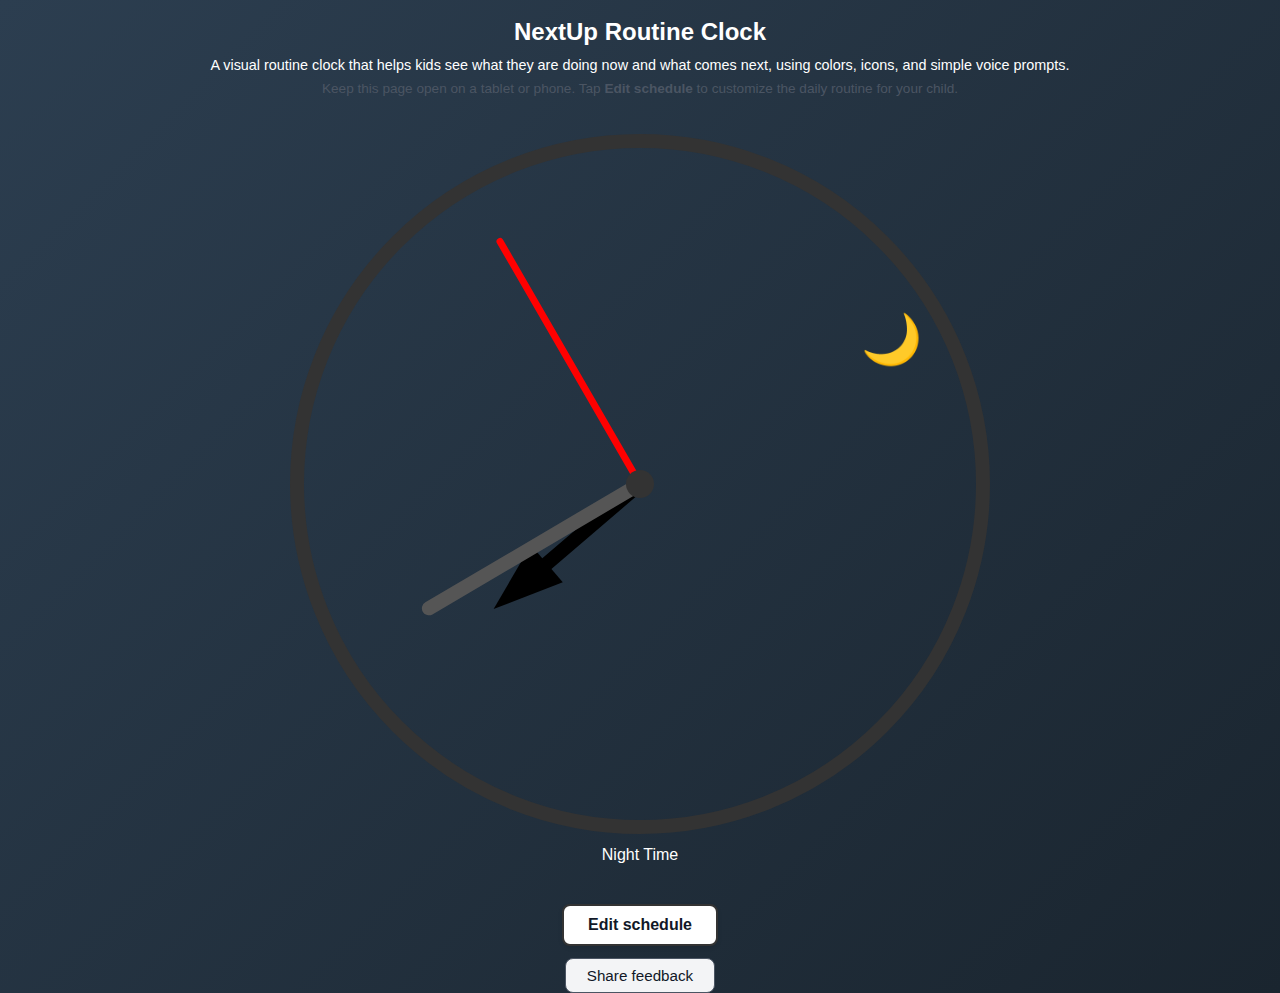
<file: index.html>
<!DOCTYPE html>
<html lang="en">
  <head>
  <meta charset="UTF-8">
  <meta name="viewport" content="width=device-width, initial-scale=1.0">
  <title>NextUp Routine Clock</title>
  
  <!-- Google tag (gtag.js) -->
  <script async src="https://www.googletagmanager.com/gtag/js?id=G-QKPMS6ZSTF"></script>
  <script>
    window.dataLayer = window.dataLayer || [];
    function gtag(){dataLayer.push(arguments);}
    gtag('js', new Date());

    gtag('config', 'G-QKPMS6ZSTF');
  </script>
  
  <link rel="stylesheet" href="styles.css?v=7">
</head>
<body>
  <div class="page-shell">
    <!-- Intro / description -->
    <header class="landing-header">
      <h1>NextUp Routine Clock</h1>
      <p>
        A visual routine clock that helps kids see what they are doing now and what comes next,
        using colors, icons, and simple voice prompts.
      </p>
      <p class="landing-sub">
        Keep this page open on a tablet or phone. Tap <strong>Edit schedule</strong> to customize
        the daily routine for your child.
      </p>
    </header>

    <!-- Clock face -->
    <div class="clock-container">
      <svg id="clock-svg" viewBox="0 0 200 200">
        <g id="sectors"></g>

        <!-- Outer circle -->
        <circle cx="100" cy="100" r="98" fill="none" stroke="#333" stroke-width="4" />

        <!-- Hour hand (arrow group) -->
        <g id="hour-hand">
          <line x1="100" y1="100" x2="100" y2="65"
                stroke="black" stroke-width="4" stroke-linecap="round" />
          <polygon points="100,45 93,65 107,65" fill="black" />
        </g>

        <!-- Minute and second hands -->
        <line id="minute-hand" x1="100" y1="100" x2="100" y2="30"
              stroke="#555" stroke-width="4" stroke-linecap="round" />
        <line id="second-hand" x1="100" y1="100" x2="100" y2="20"
              stroke="red" stroke-width="2" stroke-linecap="round" />

        <!-- Center dot -->
        <circle cx="100" cy="100" r="4" fill="#333" />
      </svg>
    </div>

    <!-- Current / next activity labels -->
    <div id="current-activity">
      Loading...
    </div>

    <!-- Edit schedule button - centered below clock -->
    <button
      id="edit-schedule"
      type="button"
      style="
        margin-top: 2.5rem;
        padding: 0.6rem 1.5rem;
        font-size: 1rem;
        border-radius: 8px;
        border: 2px solid #333;
        cursor: pointer;
        background: #ffffff;
        color: #111827;
        font-weight: 600;
        box-shadow: 0 2px 4px rgba(0,0,0,0.1);
        display: block;
      "
    >
      Edit schedule
    </button>

        <!-- Feedback button -->
    <button
      id="feedback-button"
      type="button"
      style="
        margin-top: 0.75rem;
        padding: 0.5rem 1.3rem;
        font-size: 0.95rem;
        border-radius: 8px;
        border: 1px solid #4b5563;
        cursor: pointer;
        background: #f3f4f6;
        color: #111827;
        font-weight: 500;
        display: block;
      "
    >
      Share feedback
    </button>
  </div>

  <!-- Clock logic -->
  <script src="app.js"></script>

  <!-- Edit button behavior: go to setup page -->
  <script>
    document.addEventListener("DOMContentLoaded", () => {
      const editBtn = document.getElementById("edit-schedule");
      if (editBtn) {
        editBtn.addEventListener("click", () => {
          window.location.href = "./setup.html";
        });
      }

      // Feedback button behavior
      const feedbackBtn = document.getElementById("feedback-button");
      if (feedbackBtn) {
        feedbackBtn.addEventListener("click", () => {
          window.open("https://docs.google.com/forms/d/e/1FAIpQLSdBZ_mIHng_bV12cy0BpQKiRwdXhWgwqj-NNfIWHjNPHFuXQA/viewform?usp=publish-editor", "_blank");
        });
      }
    });
  </script>

</body>
</html>
</file>
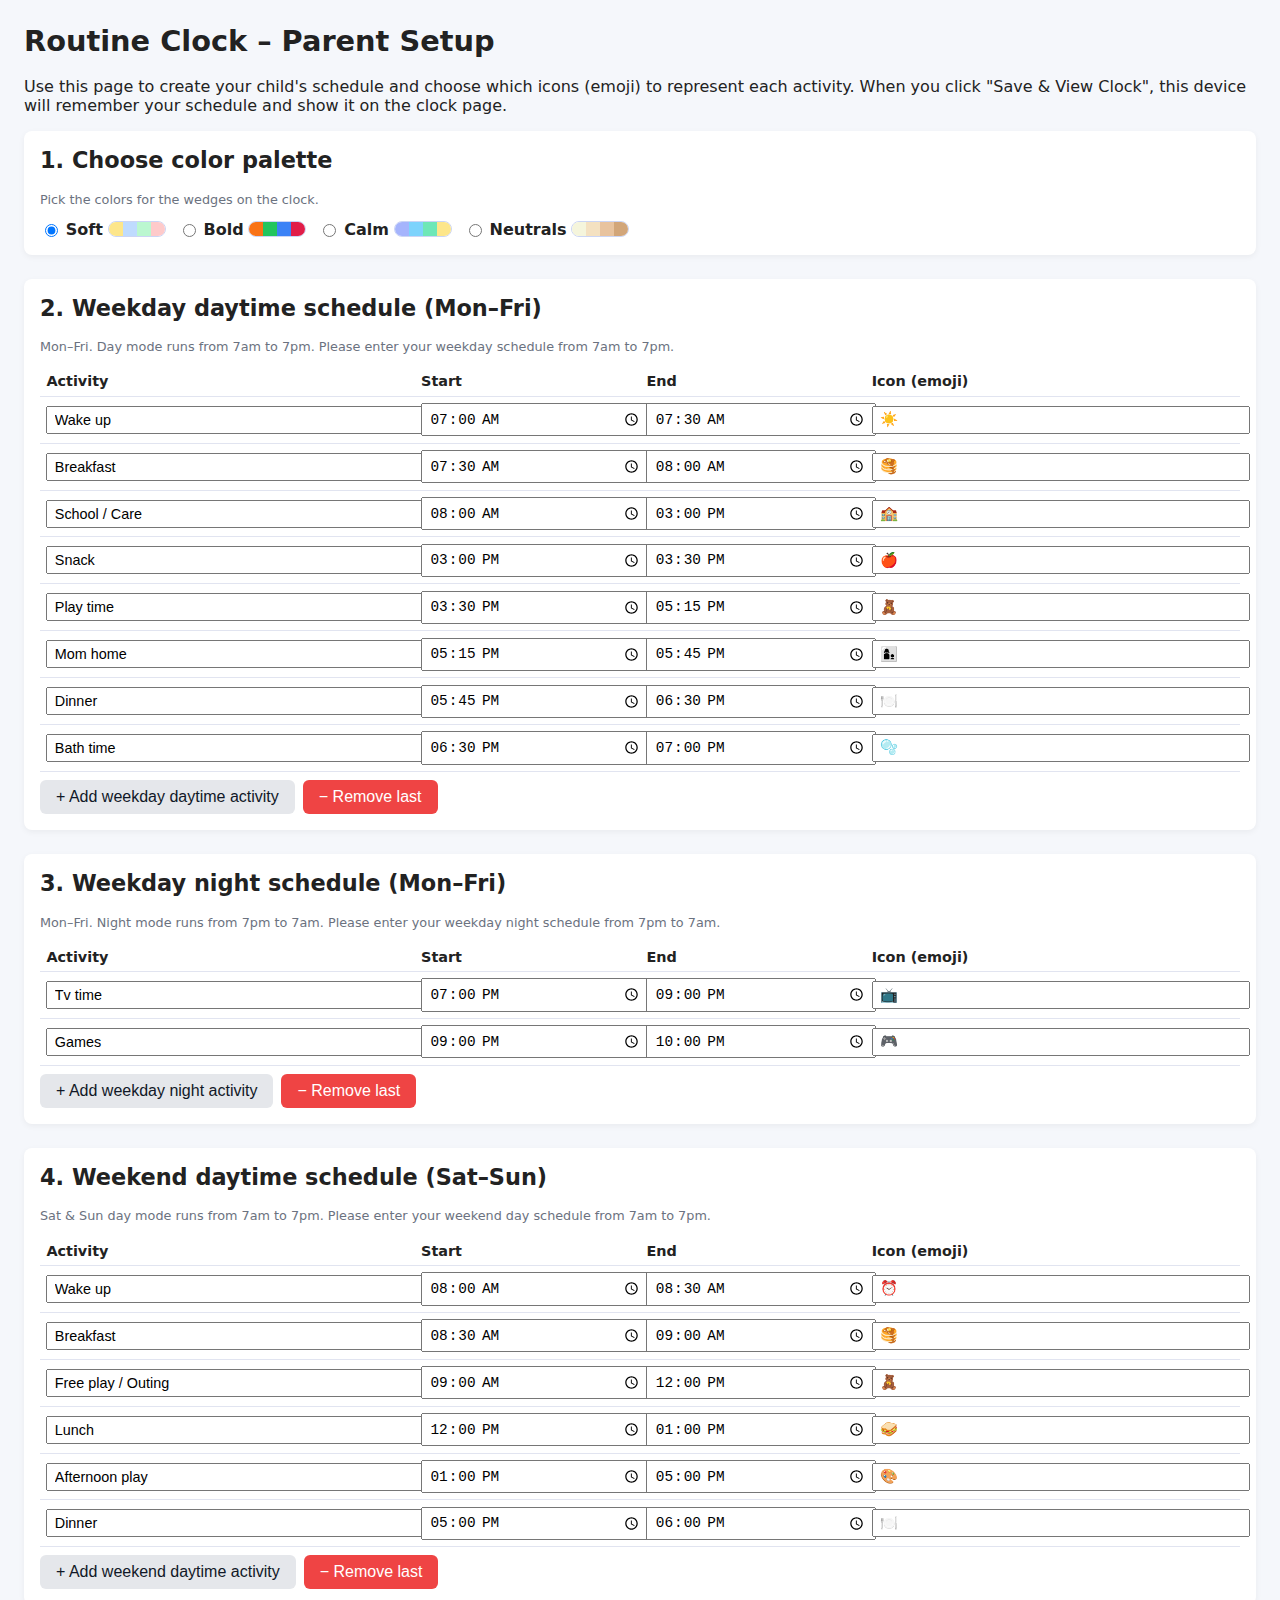
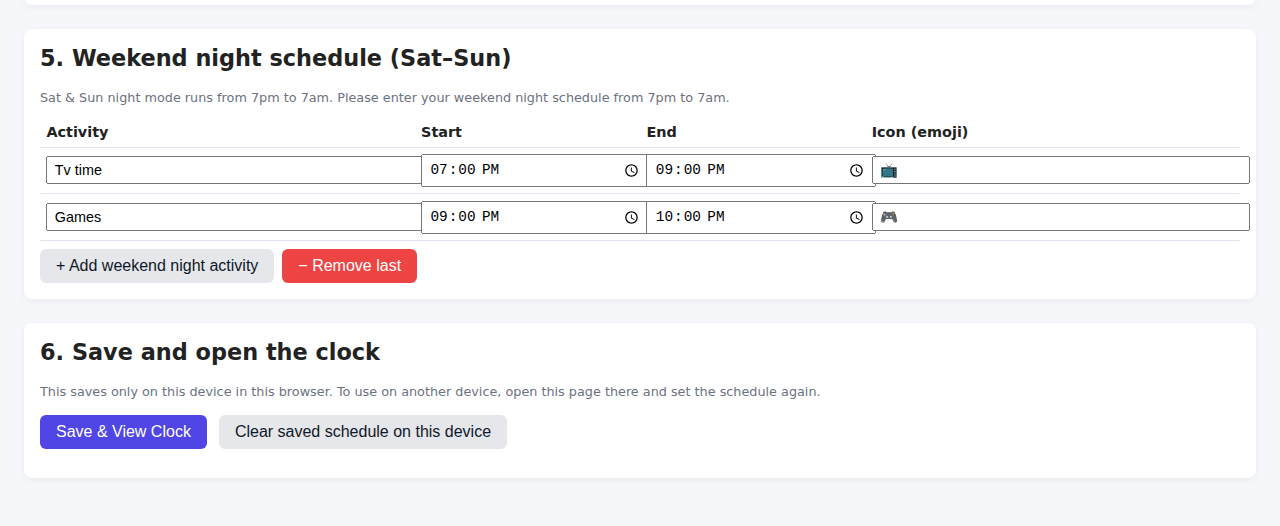
<file: setup.html>
<!DOCTYPE html>
<html lang="en">
<head>
  <meta charset="UTF-8" />
  <title>Routine Clock – Parent Setup</title>
  <meta name="viewport" content="width=device-width, initial-scale=1.0" />
  <style>
    body {
      font-family: system-ui, -apple-system, BlinkMacSystemFont, "Segoe UI", sans-serif;
      margin: 0;
      padding: 1.5rem;
      background: #f5f7fb;
      color: #222;
    }
    h1 {
      margin-top: 0;
      font-size: 1.8rem;
    }
    h2 {
      margin-top: 0;
      font-size: 1.4rem;
    }
    .section {
      background: #fff;
      border-radius: 8px;
      padding: 1rem;
      margin-bottom: 1.5rem;
      box-shadow: 0 2px 6px rgba(0,0,0,0.05);
    }
    label {
      font-weight: 600;
    }
    table {
      width: 100%;
      border-collapse: collapse;
      margin-top: 0.5rem;
    }
    th, td {
      border-bottom: 1px solid #e1e4f0;
      padding: 0.4rem;
      text-align: left;
      font-size: 0.9rem;
    }
    input[type="text"], input[type="time"] {
      width: 100%;
      padding: 0.25rem 0.4rem;
      font-size: 0.9rem;
    }
    .buttons {
      display: flex;
      gap: 0.75rem;
      margin-top: 1rem;
      flex-wrap: wrap;
    }
    button {
      padding: 0.5rem 1rem;
      font-size: 1rem;
      border-radius: 6px;
      border: none;
      cursor: pointer;
    }
    .primary {
      background: #4f46e5;
      color: #fff;
    }
    .secondary {
      background: #e5e7eb;
      color: #111827;
    }
    .danger {
      background: #ef4444;
      color: #fff;
    }
    .palette-swatches {
      display: flex;
      gap: 0.75rem;
      margin-top: 0.5rem;
      flex-wrap: wrap;
    }
    .swatch {
      display: flex;
      align-items: center;
      gap: 0.3rem;
      cursor: pointer;
    }
    .swatch-colors {
      display: inline-flex;
      overflow: hidden;
      border-radius: 999px;
      border: 1px solid #cbd5f5;
    }
    .swatch-colors span {
      width: 14px;
      height: 14px;
    }
    .small-note {
      font-size: 0.8rem;
      color: #6b7280;
      margin-top: 0.25rem;
    }
    .row-buttons {
      display: flex;
      gap: 0.5rem;
      margin-top: 0.5rem;
      flex-wrap: wrap;
    }

    /* Mobile-optimized layout */
    @media (max-width: 768px) {
      body {
        padding: 0.75rem;
      }
      
      h1 {
        font-size: 1.3rem;
        margin-bottom: 0.5rem;
      }
      
      h2 {
        font-size: 1.1rem;
        margin-bottom: 0.4rem;
      }
      
      .section {
        padding: 0.85rem;
        margin-bottom: 1.25rem;
        overflow-x: hidden;
      }
      
      table {
        font-size: 0.9rem;
        margin-top: 0.75rem;
        table-layout: fixed;
        width: 100%;
      }
      
      /* More room for activity name, less for times */
      th:first-child, td:first-child {
        width: 35%;
      }
      
      th:nth-child(2), td:nth-child(2),
      th:nth-child(3), td:nth-child(3) {
        width: 22%;
      }
      
      th:last-child, td:last-child {
        width: 21%;
        text-align: center;
      }
      
      /* Clean rows with simple spacing */
      th, td {
        padding: 0.5rem 0.25rem;
        border-bottom: 1px solid #e5e7eb;
      }
      
      th {
        font-size: 0.85rem;
        background: #f9fafb;
      }
      
      tbody tr {
        background: white;
      }
      
      tbody tr + tr {
        border-top: 8px solid #f5f7fb;
      }
      
      /* Cleaner inputs */
      input[type="text"], input[type="time"] {
        padding: 0.6rem 0.4rem;
        font-size: 0.95rem;
        border: 1px solid #d1d5db;
        border-radius: 4px;
        background: white;
        width: 100%;
      }
      
      /* Smaller font for time inputs */
      td:nth-child(2) input[type="time"],
      td:nth-child(3) input[type="time"] {
        font-size: 0.85rem;
        padding: 0.6rem 0.3rem;
      }
      
      /* Emoji input smaller */
      td:last-child input[type="text"] {
        padding: 0.5rem 0.3rem;
        font-size: 1.2rem;
        text-align: center;
      }
      
      button {
        padding: 0.65rem 1rem;
        font-size: 0.95rem;
        min-height: 42px;
      }
      
      .buttons, .row-buttons {
        flex-direction: column;
        gap: 0.75rem;
        margin-top: 1rem;
      }
      
      .buttons button, .row-buttons button {
        width: 100%;
      }
      
      .palette-swatches {
        flex-direction: column;
        gap: 0.85rem;
        margin-top: 0.75rem;
      }
      
      .swatch {
        padding: 0.6rem;
        background: #f9fafb;
        border-radius: 6px;
      }
      
      .swatch-colors span {
        width: 16px;
        height: 16px;
      }
      
      p, .small-note {
        font-size: 0.9rem;
        line-height: 1.5;
        margin-bottom: 0.4rem;
      }
    }

    /* Extra small screens */
    @media (max-width: 480px) {
      .section {
        padding: 0.75rem 0.6rem;
      }
      
      /* Even more room for activity on tiny screens */
      th:first-child, td:first-child {
        width: 38%;
      }
      
      th:nth-child(2), td:nth-child(2),
      th:nth-child(3), td:nth-child(3) {
        width: 20%;
      }
      
      th:last-child, td:last-child {
        width: 22%;
      }
      
      th, td {
        padding: 0.45rem 0.2rem;
      }
      
      tbody tr + tr {
        border-top: 6px solid #f5f7fb;
      }
      
      input[type="text"], input[type="time"] {
        font-size: 0.9rem;
        padding: 0.55rem 0.35rem;
      }
      
      td:nth-child(2) input[type="time"],
      td:nth-child(3) input[type="time"] {
        font-size: 0.8rem;
        padding: 0.55rem 0.25rem;
      }
    }
  </style>
</head>
<body>
  <h1>Routine Clock – Parent Setup</h1>
  <p>
    Use this page to create your child's schedule and choose which icons (emoji) to represent
    each activity. When you click "Save &amp; View Clock", this device will remember your
    schedule and show it on the clock page.
  </p>

  <!-- Palette -->
  <div class="section">
    <h2>1. Choose color palette</h2>
    <p class="small-note">Pick the colors for the wedges on the clock.</p>
    <div class="palette-swatches">
      <label class="swatch">
        <input type="radio" name="palette" value="soft" checked />
        <span>Soft</span>
        <span class="swatch-colors">
          <span style="background:#fde68a"></span>
          <span style="background:#bfdbfe"></span>
          <span style="background:#bbf7d0"></span>
          <span style="background:#fecaca"></span>
        </span>
      </label>
      <label class="swatch">
        <input type="radio" name="palette" value="bold" />
        <span>Bold</span>
        <span class="swatch-colors">
          <span style="background:#f97316"></span>
          <span style="background:#22c55e"></span>
          <span style="background:#3b82f6"></span>
          <span style="background:#e11d48"></span>
        </span>
      </label>
      <label class="swatch">
        <input type="radio" name="palette" value="calm" />
        <span>Calm</span>
        <span class="swatch-colors">
          <span style="background:#a5b4fc"></span>
          <span style="background:#7dd3fc"></span>
          <span style="background:#6ee7b7"></span>
          <span style="background:#fde68a"></span>
        </span>
      </label>
      <label class="swatch">
        <input type="radio" name="palette" value="neutrals" />
        <span>Neutrals</span>
        <span class="swatch-colors">
          <span style="background:#f5f5dc"></span>
          <span style="background:#f4e1c1"></span>
          <span style="background:#e8c39e"></span>
          <span style="background:#d2a679"></span>
        </span>
      </label>
    </div>
  </div>

  <!-- Weekday day -->
  <div class="section">
    <h2>2. Weekday daytime schedule (Mon–Fri)</h2>
    <p class="small-note">
      Mon–Fri. Day mode runs from 7am to 7pm. Please enter your weekday schedule from 7am to 7pm.
    </p>
    <table>
      <thead>
        <tr>
          <th>Activity</th>
          <th>Start</th>
          <th>End</th>
          <th>Icon (emoji)</th>
        </tr>
      </thead>
      <tbody id="weekday-day-rows">
        <tr>
          <td><input type="text" value="Wake up" /></td>
          <td><input type="time" value="07:00" /></td>
          <td><input type="time" value="07:30" /></td>
          <td><input type="text" value="☀️" /></td>
        </tr>
        <tr>
          <td><input type="text" value="Breakfast" /></td>
          <td><input type="time" value="07:30" /></td>
          <td><input type="time" value="08:00" /></td>
          <td><input type="text" value="🥞" /></td>
        </tr>
        <tr>
          <td><input type="text" value="School / Care" /></td>
          <td><input type="time" value="08:00" /></td>
          <td><input type="time" value="15:00" /></td>
          <td><input type="text" value="🏫" /></td>
        </tr>
        <tr>
          <td><input type="text" value="Snack" /></td>
          <td><input type="time" value="15:00" /></td>
          <td><input type="time" value="15:30" /></td>
          <td><input type="text" value="🍎" /></td>
        </tr>
        <tr>
          <td><input type="text" value="Play time" /></td>
          <td><input type="time" value="15:30" /></td>
          <td><input type="time" value="17:15" /></td>
          <td><input type="text" value="🧸" /></td>
        </tr>
        <tr>
          <td><input type="text" value="Mom home" /></td>
          <td><input type="time" value="17:15" /></td>
          <td><input type="time" value="17:45" /></td>
          <td><input type="text" value="👩‍👦" /></td>
        </tr>
        <tr>
          <td><input type="text" value="Dinner" /></td>
          <td><input type="time" value="17:45" /></td>
          <td><input type="time" value="18:30" /></td>
          <td><input type="text" value="🍽️" /></td>
        </tr>
        <tr>
          <td><input type="text" value="Bath time" /></td>
          <td><input type="time" value="18:30" /></td>
          <td><input type="time" value="19:00" /></td>
          <td><input type="text" value="🫧" /></td>
        </tr>
      </tbody>
    </table>
    <div class="row-buttons">
      <button type="button" class="secondary" id="add-weekday-day-row">
        + Add weekday daytime activity
      </button>
      <button type="button" class="danger" id="remove-weekday-day-row">
        − Remove last
      </button>
    </div>
  </div>

  <!-- Weekday night -->
  <div class="section">
    <h2>3. Weekday night schedule (Mon–Fri)</h2>
    <p class="small-note">
      Mon–Fri. Night mode runs from 7pm to 7am. Please enter your weekday night schedule from 7pm to 7am.
    </p>
    <table>
      <thead>
        <tr>
          <th>Activity</th>
          <th>Start</th>
          <th>End</th>
          <th>Icon (emoji)</th>
        </tr>
      </thead>
      <tbody id="weekday-night-rows">
        <tr>
          <td><input type="text" value="Tv time" /></td>
          <td><input type="time" value="19:00" /></td>
          <td><input type="time" value="21:00" /></td>
          <td><input type="text" value="📺" /></td>
        </tr>
        <tr>
          <td><input type="text" value="Games" /></td>
          <td><input type="time" value="21:00" /></td>
          <td><input type="time" value="22:00" /></td>
          <td><input type="text" value="🎮" /></td>
        </tr>
      </tbody>
    </table>
    <div class="row-buttons">
      <button type="button" class="secondary" id="add-weekday-night-row">
        + Add weekday night activity
      </button>
      <button type="button" class="danger" id="remove-weekday-night-row">
        − Remove last
      </button>
    </div>
  </div>

  <!-- Weekend day -->
  <div class="section">
    <h2>4. Weekend daytime schedule (Sat–Sun)</h2>
    <p class="small-note">
      Sat &amp; Sun day mode runs from 7am to 7pm. Please enter your weekend day schedule from 7am to 7pm.
    </p>
    <table>
      <thead>
        <tr>
          <th>Activity</th>
          <th>Start</th>
          <th>End</th>
          <th>Icon (emoji)</th>
        </tr>
      </thead>
      <tbody id="weekend-day-rows">
        <tr>
          <td><input type="text" value="Wake up" /></td>
          <td><input type="time" value="08:00" /></td>
          <td><input type="time" value="08:30" /></td>
          <td><input type="text" value="⏰" /></td>
        </tr>
        <tr>
          <td><input type="text" value="Breakfast" /></td>
          <td><input type="time" value="08:30" /></td>
          <td><input type="time" value="09:00" /></td>
          <td><input type="text" value="🥞" /></td>
        </tr>
        <tr>
          <td><input type="text" value="Free play / Outing" /></td>
          <td><input type="time" value="09:00" /></td>
          <td><input type="time" value="12:00" /></td>
          <td><input type="text" value="🧸" /></td>
        </tr>
        <tr>
          <td><input type="text" value="Lunch" /></td>
          <td><input type="time" value="12:00" /></td>
          <td><input type="time" value="13:00" /></td>
          <td><input type="text" value="🥪" /></td>
        </tr>
        <tr>
          <td><input type="text" value="Afternoon play" /></td>
          <td><input type="time" value="13:00" /></td>
          <td><input type="time" value="17:00" /></td>
          <td><input type="text" value="🎨" /></td>
        </tr>
        <tr>
          <td><input type="text" value="Dinner" /></td>
          <td><input type="time" value="17:00" /></td>
          <td><input type="time" value="18:00" /></td>
          <td><input type="text" value="🍽️" /></td>
        </tr>
      </tbody>
    </table>
    <div class="row-buttons">
      <button type="button" class="secondary" id="add-weekend-day-row">
        + Add weekend daytime activity
      </button>
      <button type="button" class="danger" id="remove-weekend-day-row">
        − Remove last
      </button>
    </div>
  </div>

  <!-- Weekend night -->
  <div class="section">
    <h2>5. Weekend night schedule (Sat–Sun)</h2>
    <p class="small-note">
      Sat &amp; Sun night mode runs from 7pm to 7am. Please enter your weekend night schedule from 7pm to 7am.
    </p>
    <table>
      <thead>
        <tr>
          <th>Activity</th>
          <th>Start</th>
          <th>End</th>
          <th>Icon (emoji)</th>
        </tr>
      </thead>
      <tbody id="weekend-night-rows">
        <tr>
          <td><input type="text" value="Tv time" /></td>
          <td><input type="time" value="19:00" /></td>
          <td><input type="time" value="21:00" /></td>
          <td><input type="text" value="📺" /></td>
        </tr>
        <tr>
          <td><input type="text" value="Games" /></td>
          <td><input type="time" value="21:00" /></td>
          <td><input type="time" value="22:00" /></td>
          <td><input type="text" value="🎮" /></td>
        </tr>
      </tbody>
    </table>
    <div class="row-buttons">
      <button type="button" class="secondary" id="add-weekend-night-row">
        + Add weekend night activity
      </button>
      <button type="button" class="danger" id="remove-weekend-night-row">
        − Remove last
      </button>
    </div>
  </div>

  <!-- Save section -->
  <div class="section">
    <h2>6. Save and open the clock</h2>
    <p class="small-note">
      This saves only on this device in this browser. To use on another device, open this page there and set the schedule again.
    </p>
    <div class="buttons">
      <button class="primary" id="save-and-open">Save &amp; View Clock</button>
      <button class="secondary" id="clear-schedule" type="button">
        Clear saved schedule on this device
      </button>
    </div>
    <p id="status" class="small-note"></p>
  </div>

  <script>
    const PALETTES = {
      soft: ["#fde68a", "#bfdbfe", "#bbf7d0", "#fecaca", "#e9d5ff", "#fee2e2"],
      bold: ["#f97316", "#22c55e", "#3b82f6", "#e11d48", "#a855f7", "#0ea5e9"],
      calm: ["#a5b4fc", "#7dd3fc", "#6ee7b7", "#fde68a", "#f9a8d4", "#c4b5fd"],
      neutrals: ["#f5f5dc", "#f4e1c1", "#e8c39e", "#d2a679", "#b58863", "#8b5a2b"]
    };

    function addActivityRow(tbodyId) {
      const tbody = document.getElementById(tbodyId);
      if (!tbody) return;
      const currentRows = tbody.querySelectorAll("tr").length;
      if (currentRows >= 15) return;

      const tr = document.createElement("tr");
      tr.innerHTML = `
        <td><input type="text" value="" /></td>
        <td><input type="time" value="" /></td>
        <td><input type="time" value="" /></td>
        <td><input type="text" value="" /></td>
      `;
      tbody.appendChild(tr);
    }

    function removeLastRow(tbodyId) {
      const tbody = document.getElementById(tbodyId);
      if (!tbody) return;
      const rows = tbody.querySelectorAll("tr");
      if (rows.length <= 1) return;
      tbody.removeChild(rows[rows.length - 1]);
    }

    function fillTable(tasks, tbodySelector) {
      const tbody = document.querySelector(tbodySelector);
      if (!tbody || !tasks) return;

      tbody.innerHTML = "";

      tasks.forEach(task => {
        const tr = document.createElement("tr");
        tr.innerHTML = `
          <td><input type="text" value="${task.label || ""}" /></td>
          <td><input type="time" value="${task.start || ""}" /></td>
          <td><input type="time" value="${task.end || ""}" /></td>
          <td><input type="text" value="${task.icon || ""}" /></td>
        `;
        tbody.appendChild(tr);
      });
    }

    function collectTasks(tableId, colors) {
      const rows = document.querySelectorAll(`#${tableId} tr`);
      const tasks = [];
      let colorIndex = 0;

      rows.forEach(row => {
        const inputs = row.querySelectorAll("input");
        const label = inputs[0].value.trim();
        const start = inputs[1].value;
        const end = inputs[2].value;
        const icon = inputs[3].value.trim();

        if (!label || !start || !end) return;

        const color = colors[colorIndex % colors.length];
        colorIndex++;

        tasks.push({ label, start, end, color, icon: icon || "⬤" });
      });

      return tasks;
    }

    document.addEventListener("DOMContentLoaded", () => {
      const map = [
        ["add-weekday-day-row", "remove-weekday-day-row", "weekday-day-rows"],
        ["add-weekday-night-row", "remove-weekday-night-row", "weekday-night-rows"],
        ["add-weekend-day-row", "remove-weekend-day-row", "weekend-day-rows"],
        ["add-weekend-night-row", "remove-weekend-night-row", "weekend-night-rows"]
      ];

      map.forEach(([addId, removeId, tbodyId]) => {
        const addBtn = document.getElementById(addId);
        const removeBtn = document.getElementById(removeId);
        if (addBtn) addBtn.addEventListener("click", () => addActivityRow(tbodyId));
        if (removeBtn) removeBtn.addEventListener("click", () => removeLastRow(tbodyId));
      });

      try {
        const raw = localStorage.getItem("routineClockSchedule");
        if (raw) {
          const data = JSON.parse(raw);

          if (
            data &&
            data.palette &&
            document.querySelector(`input[name="palette"][value="${data.palette}"]`)
          ) {
            document
              .querySelector(`input[name="palette"][value="${data.palette}"]`)
              .checked = true;
          }

          if (data.mon_fri) {
            fillTable(data.mon_fri.day, "#weekday-day-rows");
            fillTable(data.mon_fri.night, "#weekday-night-rows");
          }
          if (data.weekend) {
            fillTable(data.weekend.day, "#weekend-day-rows");
            fillTable(data.weekend.night, "#weekend-night-rows");
          }
        }
      } catch (e) {
        console.error("Error loading existing schedule", e);
      }

      const saveBtn = document.getElementById("save-and-open");
      if (saveBtn) {
        saveBtn.addEventListener("click", () => {
          const status = document.getElementById("status");
          if (status) status.textContent = "";

          const paletteInput = document.querySelector('input[name="palette"]:checked');
          const paletteKey = paletteInput ? paletteInput.value : "soft";
          const colors = PALETTES[paletteKey];

          const weekdayDay = collectTasks("weekday-day-rows", colors);
          const weekdayNight = collectTasks("weekday-night-rows", colors);
          const weekendDay = collectTasks("weekend-day-rows", colors);
          const weekendNight = collectTasks("weekend-night-rows", colors);

          if (
            weekdayDay.length === 0 &&
            weekdayNight.length === 0 &&
            weekendDay.length === 0 &&
            weekendNight.length === 0
          ) {
            if (status) {
              status.textContent = "Please add at least one activity before saving.";
            }
            return;
          }

          const scheduleData = {
            palette: paletteKey,
            mon_fri: {
              day: weekdayDay,
              night: weekdayNight
            },
            weekend: {
              day: weekendDay,
              night: weekendNight
            }
          };

          try {
            localStorage.setItem("routineClockSchedule", JSON.stringify(scheduleData));
            if (status) {
              status.textContent = "Schedule saved on this device. Opening clock…";
            }
            window.location.href = "./index.html";
          } catch (e) {
            console.error("Error saving schedule", e);
            if (status) {
              status.textContent =
                "There was a problem saving. Make sure this browser allows local storage.";
            }
          }
        });
      }

      const clearBtn = document.getElementById("clear-schedule");
      if (clearBtn) {
        clearBtn.addEventListener("click", () => {
          localStorage.removeItem("routineClockSchedule");
          const status = document.getElementById("status");
          if (status) {
            status.textContent = "Saved schedule cleared on this device.";
          }
        });
      }
    });
  </script>
</body>
</html>
</file>
<file: styles.css>
/* 1. Reset everything to remove default browser white space */
* {
  box-sizing: border-box;
  margin: 0;
  padding: 0;
}

/* 2. Page layout - with Safari fixes */
body {
  min-height: 100vh;
  min-height: -webkit-fill-available; /* Safari fix */
  background-color: #f0f8ff;
  font-family: sans-serif;
  transition: background-color 0.5s ease, color 0.5s ease;
  -webkit-text-size-adjust: 100%; /* Prevent text scaling */
}

/* Page shell centering */
.page-shell {
  max-width: 900px;
  margin: 0 auto;
  padding: 1rem 0.75rem 0; /* Add side padding for mobile */
  display: flex;
  flex-direction: column;
  align-items: center;
}

/* Landing header - better mobile spacing */
.landing-header {
  text-align: center;
  margin-bottom: 1rem;
  width: 100%;
  padding: 0 0.5rem; /* Add breathing room on small screens */
}

.landing-header h1 {
  margin-bottom: 0.5rem;
  font-size: 1.5rem; /* Slightly smaller on mobile */
  line-height: 1.3;
}

.landing-header p {
  margin-bottom: 0.25rem;
  font-size: 0.9rem;
  line-height: 1.4;
}

.landing-header .landing-sub {
  color: #4b5563;
  font-size: 0.85rem;
}

/* 3. The Clock Container */
.clock-container {
  width: 90vw;           /* 90% of viewport width */
  max-width: 700px;      /* but cap at 700px on very large screens */
  max-height: 700px;
  margin: 1rem auto 0;   /* center on page, below header */
  position: relative;
  aspect-ratio: 1/1;     /* keep it square */
}

#clock-svg {
  width: 100%;           /* scale to container */
  height: auto;
  display: block;
}

/* Bigger on phones - fills most of screen */
@media (max-width: 600px) {
  .clock-container {
    width: 98vw;
    max-width: 98vw;
    max-height: 98vw;
    margin-top: 0.25rem;
  }
  .landing-header {
    margin-bottom: 0.25rem;  /* tighter spacing */
  }
  
  .landing-header h1 {
    font-size: 1.3rem;  /* slightly smaller title to save vertical space */
  }
  
  .landing-header p {
    font-size: 0.85rem;  /* smaller description text */
  }
  
}

/* 4. Make the SVG fill that container perfectly */
svg {
  width: 100%;
  height: 100%;
  display: block; /* Removes tiny hidden gaps for text alignment */
}

/* Safari emoji fix */
svg text {
  -webkit-font-smoothing: antialiased;
  font-family: -apple-system, BlinkMacSystemFont, "Segoe UI Emoji", sans-serif;
}

/* Day / Night Colors */
body.day-mode {
  background: linear-gradient(135deg, #e8f4f8 0%, #d4e8f0 100%);
}

body.night-mode {
  background: linear-gradient(135deg, #2c3e50 0%, #1a252f 100%);
  color: #ffffff;  /* default text color at night */
}

/* General night text (header, paragraphs) */
body.night-mode h1,
body.night-mode p {
  color: #ffffff;
}

/* Font styling (numbers not used now but kept) */
.clock-number {
  font-size: 16px; /* Slightly larger for small screens */
  font-weight: bold;
  fill: #333;
  font-family: "Arial", sans-serif;
}

body.night-mode .clock-number {
  fill: #fff;
}

/* NOTE: No night-mode override for #hour-hand,
   so it stays its normal dark color in both modes. */

/* ===== ENHANCED FEATURES ===== */

/* Current activity highlighting */
.current-activity {
  opacity: 0.9 !important;
  filter: brightness(1.15);
}

/* Pulsing animation for current activity emoji */
.current-icon {
  animation: iconPulse 1.5s ease-in-out infinite !important;
  transform-origin: center center;
}

/* Pulse inward toward the clock center */
@keyframes iconPulse {
  0% {
    transform: scale(1);
    opacity: 1;
  }
  50% {
    transform: scale(1.1);
    opacity: 0.9;
  }
  100% {
    transform: scale(1);
    opacity: 1;
  }
}

/* Transition warning pulse effect */
body.transition-warning .clock-container {
  animation: pulse 0.5s ease-in-out 3;
}

@keyframes pulse {
  0%,
  100% {
    transform: scale(1);
  }
  50% {
    transform: scale(1.03);
  }
}

/* Activity labels styling - closer to clock, no big gap */
#current-activity {
  position: relative;
  margin-top: 0.75rem;
  text-align: center;
  width: 100%;
}

.now-label {
  font-size: 4vmin;
  font-weight: bold;
  color: #2c3e50;
  margin-bottom: 1vh;
  text-shadow: 2px 2px 4px rgba(0, 0, 0, 0.1);
}

.next-label {
  font-size: 3vmin;
  color: #5a6c7d;
  font-weight: 500;
}

/* Night-mode label colors (white-ish text) */
body.night-mode .now-label {
  color: #ffffff;
  text-shadow: 2px 2px 6px rgba(0, 0, 0, 0.4);
}

body.night-mode .next-label {
  color: #dde7f5;
}

/* Smooth transitions for all elements */
svg path,
svg text {
  transition: all 0.3s ease;
}

/* Responsive adjustments for smaller screens */
@media (max-width: 768px) {
  .now-label {
    font-size: 5vmin;
  }

  .next-label {
    font-size: 3.5vmin;
  }
}

@media (max-width: 480px) {
  .now-label {
    font-size: 6vmin;
  }

  .next-label {
    font-size: 4vmin;
  }
}
</file>
